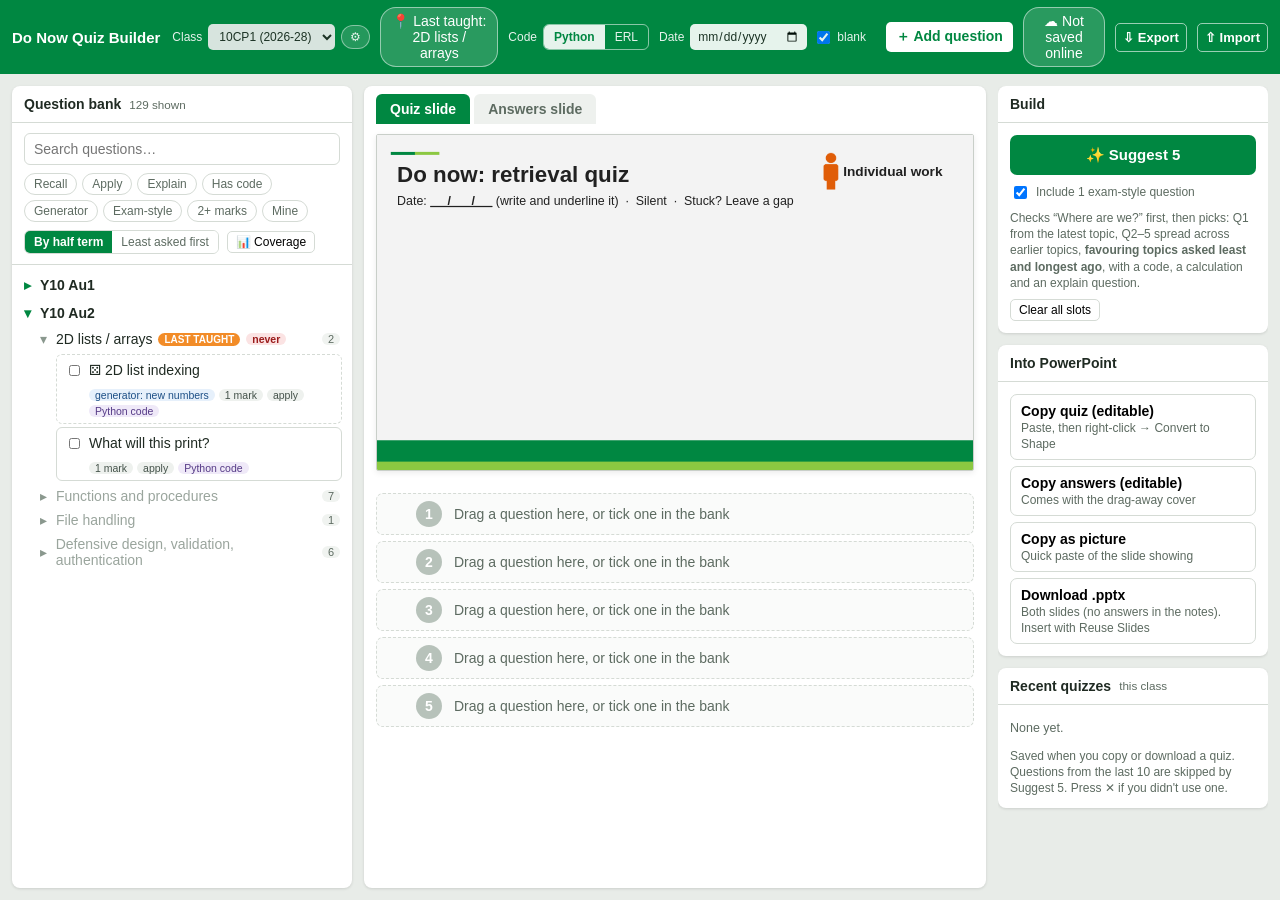
<file: index.html>
<!doctype html>
<html lang="en-GB">
<head>
<meta charset="utf-8">
<meta name="viewport" content="width=device-width, initial-scale=1">
<title>Do Now Quiz Builder</title>
<link rel="icon" href="img/individual-work.png">
<link rel="stylesheet" href="css/app.css">
</head>
<body>

<header>
  <h1>Do Now Quiz Builder</h1>
  <label>Class <select id="cls"></select> <button class="chip-btn" id="plansBtn" title="Classes and course plans" style="padding:4px 8px">⚙</button></label>
  <button class="chip-btn" id="whereBtn" title="Where is this class up to?">📍 <span id="whereTxt"></span></button>
  <label>Code <span class="seg" id="langSeg"><button data-l="python">Python</button><button data-l="erl">ERL</button></span></label>
  <label>Date <input type="date" id="date"> <span style="display:flex;align-items:center;gap:4px"><input type="checkbox" id="blank" checked> blank</span></label>
  <span class="spacer"></span>
  <button class="hbtn" id="addBtn">＋ Add question</button>
  <button class="chip-btn" id="syncBtn" title="Save to GitHub so every computer has the same history and questions">☁ <span id="syncTxt">Not saved online</span></button>
  <button class="hbtn ghost" id="exportBtn" title="Save your questions, plans, classes and history to a file">⇩ Export</button>
  <button class="hbtn ghost" id="importBtn" title="Load an export file (e.g. from your other computer)">⇧ Import</button>
  <input type="file" id="importFile" accept=".json,application/json" hidden>
</header>

<main>
  <!-- Left: question bank -->
  <section class="panel">
    <h2>Question bank <small id="bankCount"></small></h2>
    <div class="bank-tools">
      <input type="search" id="search" placeholder="Search questions…">
      <div class="filters" id="filters">
        <button class="f" data-f="recall">Recall</button>
        <button class="f" data-f="apply">Apply</button>
        <button class="f" data-f="explain">Explain</button>
        <button class="f" data-f="code">Has code</button>
        <button class="f" data-f="gen">Generator</button>
        <button class="f" data-f="exam">Exam-style</button>
        <button class="f" data-f="m2">2+ marks</button>
        <button class="f" data-f="mine">Mine</button>
      </div>
      <div style="display:flex;gap:8px;align-items:center">
        <span class="seg2" id="viewSeg"><button data-v="plan" class="on">By half term</button><button data-v="least">Least asked first</button></span>
        <button class="sbtn" id="covBtn" title="Topic coverage for this class">📊 Coverage</button>
      </div>
    </div>
    <div class="tree" id="tree"></div>
  </section>

  <!-- Centre: preview + slots -->
  <section class="panel centre">
    <div class="tabs">
      <button class="tab on" data-t="quiz">Quiz slide</button>
      <button class="tab" data-t="ans">Answers slide</button>
      <span class="fit" id="fit"></span>
    </div>
    <div class="warnbar" id="warnbar"></div>
    <div class="slide-wrap" id="slide"></div>
    <div class="cover-tip" id="coverTip" hidden>The cover is shown faded so you can check the answers. <a href="#" id="coverToggle">Show it solid</a></div>
    <div class="slots" id="slots"></div>
  </section>

  <!-- Right: actions -->
  <section class="right">
    <div class="panel">
      <h2>Build</h2>
      <div class="box">
        <button class="big" id="suggestBtn">✨ Suggest 5</button>
        <label class="hint" style="display:flex;gap:6px;align-items:center"><input type="checkbox" id="incExam"> Include 1 exam-style question</label>
        <div class="hint">Checks “Where are we?” first, then picks: Q1 from the latest topic, Q2–5 spread across earlier topics, <b>favouring topics asked least and longest ago</b>, with a code, a calculation and an explain question.</div>
        <button class="sbtn" id="clearBtn" style="justify-self:start">Clear all slots</button>
      </div>
    </div>
    <div class="panel">
      <h2>Into PowerPoint</h2>
      <div class="box out">
        <button class="obtn" data-o="svg-quiz"><b>Copy quiz (editable)</b><span>Paste, then right-click → Convert to Shape</span></button>
        <button class="obtn" data-o="svg-ans"><b>Copy answers (editable)</b><span>Comes with the drag-away cover</span></button>
        <button class="obtn" data-o="png"><b>Copy as picture</b><span>Quick paste of the slide showing</span></button>
        <button class="obtn" data-o="pptx"><b>Download .pptx</b><span>Both slides (no answers in the notes). Insert with Reuse Slides</span></button>
      </div>
    </div>
    <div class="panel">
      <h2>Recent quizzes <small>this class</small></h2>
      <div class="box"><ul class="hist" id="hist"></ul>
        <div class="hint">Saved when you copy or download a quiz. Questions from the last 10 are skipped by Suggest 5. Press ✕ if you didn't use one.</div></div>
    </div>
  </section>
</main>

<!-- Where are we? -->
<div class="scrim" id="whereModal">
  <div class="modal">
    <header><h1 style="font-size:16px">📍 Where is <span id="waClass"></span> up to?</h1></header>
    <div class="mbody">
      <p class="hint" style="margin-top:0">Click topics to tick them as taught. <b>Double-click</b> the topic you taught most recently (orange). Suggest 5 only uses ticked topics.</p>
      <div id="waBody"></div>
    </div>
    <div class="mfoot">
      <span class="note">Saved for this class on this computer.</span>
      <button class="btn sec" data-close>Cancel</button>
      <button class="btn" id="waConfirm">Confirm and suggest 5</button>
    </div>
  </div>
</div>

<!-- Add / edit question -->
<div class="scrim" id="addModal">
  <div class="modal">
    <header><h1 style="font-size:16px" id="fTitle">＋ Add your own question</h1></header>
    <div class="mbody">
      <div class="form">
        <label for="fTopic">Topic</label><select id="fTopic"></select>
        <label for="fQ">Question</label><textarea id="fQ" placeholder="Use **bold** for key words, e.g. State the **purpose** of the ALU."></textarea>
        <label for="fCode">Code <small>(optional)</small></label>
        <div><textarea class="code" id="fCode" placeholder='x = 5&#10;print("x is " + str(x * 2))'></textarea>
          <select id="fLang" style="width:auto;margin-top:6px"><option value="python">Python</option><option value="erl">OCR ERL</option><option value="sql">SQL</option></select></div>
        <label for="fAns">Answer</label><textarea id="fAns" placeholder="Answer plus a brief why, e.g. **10**: x * 2 is 10"></textarea>
        <label for="fShort">Short label</label><input id="fShort" placeholder="Reminder for the answers slide, e.g. Output of x code?">
        <label>Details</label>
        <div style="display:flex;gap:10px;flex-wrap:wrap;align-items:center">
          <select id="fMarks" style="width:auto"><option value="1">1 mark</option><option value="2">2 marks</option><option value="3">3 marks</option></select>
          <select id="fLevel" style="width:auto"><option value="recall">Recall</option><option value="apply">Apply</option><option value="explain">Explain</option></select>
          <select id="fStyle" style="width:auto"><option value="quiz">Quiz style</option><option value="exam">Exam style</option></select>
          <label style="font-weight:400;padding:0;display:flex;gap:5px;align-items:center"><input type="checkbox" id="fPlus1" style="width:auto"> +1 (stretch)</label>
        </div>
        <label for="fMisc">Watch for</label><input id="fMisc" placeholder="Optional misconception, kept in the bank (never put on the slides)">
        <div class="warnmsg" id="fWarn"></div>
        <div class="err" id="fErr"></div>
      </div>
    </div>
    <div class="mfoot">
      <span class="note">Use invented names only. Saved on this computer; Export to share.</span>
      <button class="btn sec" id="fDelete" style="display:none;color:#a33">Delete</button>
      <button class="btn sec" data-close>Cancel</button>
      <button class="btn" id="fSave">Save question</button>
    </div>
  </div>
</div>

<!-- Topic coverage -->
<div class="scrim" id="covModal">
  <div class="modal" style="width:min(900px,96vw)">
    <header><h1 style="font-size:16px">📊 Topic coverage: <span id="covClass"></span></h1></header>
    <div class="mbody" id="covBody"></div>
    <div class="mfoot">
      <span class="note">Counts every quiz you copy or download for this class. Untaught topics aren't shown.</span>
      <button class="btn" data-close>Close</button>
    </div>
  </div>
</div>

<!-- Classes & course plans -->
<div class="scrim" id="plansModal">
  <div class="modal wide">
    <header><h1 style="font-size:16px">⚙ Classes and course plans</h1></header>
    <div class="ptabs">
      <button class="ptab on" data-p="plans">Course plans</button>
      <button class="ptab" data-p="classes">Classes</button>
    </div>
    <div id="pPlans" style="display:flex;flex-direction:column;flex:1;min-height:0">
      <div class="ptools">
        <label>Plan <select id="planSel"></select></label>
        <input id="planName" title="Rename this plan" style="width:190px">
        <button class="btn sec" id="copyPlan">⧉ Copy this plan</button>
        <span class="hint" id="planUsers"></span>
        <span class="spacer"></span>
        <span class="legend"><span><i style="background:var(--green)"></i>Paper 2 (algorithms, programming)</span><span><i style="background:#1d4f86"></i>Paper 1 (computer systems)</span></span>
      </div>
      <div class="hint" style="padding:0 16px 6px">Drag topics between half terms or up and down within one. Click a half-term name to rename it. Topics in <b>Not placed yet</b> are left out of the bank tree until you place them.</div>
      <div class="board" id="board"></div>
    </div>
    <div id="pClasses" style="display:none;flex:1;overflow:auto">
      <table class="ctable">
        <thead><tr><th>Class</th><th>Course plan</th><th>Last taught</th><th>Quizzes so far</th><th></th></tr></thead>
        <tbody id="ctBody"></tbody>
      </table>
      <div style="padding:0 16px"><button class="btn sec" id="addClass">＋ Add a class</button>
        <p class="hint">Use the class code and years only (e.g. 10CP2 (2027-29)). No pupil details are stored anywhere.</p></div>
    </div>
    <div class="mfoot">
      <span class="note">Saved on this computer. Use ⇩ Export to move it to another computer or the shared bank.</span>
      <button class="btn sec" data-close>Cancel</button>
      <button class="btn" id="savePlans">Save</button>
    </div>
  </div>
</div>

<!-- Save to GitHub -->
<div class="scrim" id="syncModal">
  <div class="modal" style="width:min(640px,96vw)">
    <header><h1 style="font-size:16px">☁ Save to GitHub</h1></header>
    <div class="mbody">
      <p class="hint" style="margin-top:0">Your history, own questions, plans, classes and “Where are we?” are saved to <b>data.json</b> in a <b>private</b> repo,
        so every computer you connect shows the same thing. The page itself stays public; you don't sign in to GitHub to use it.</p>
      <div id="syncOn" hidden>
        <p>Connected to <b id="syncRepo"></b>. <span id="syncState"></span></p>
        <p class="hint">Changes save automatically a moment after you make them, and load when you open the app or come back to its tab.</p>
      </div>
      <div id="syncOff">
        <ol class="hint" style="padding-left:18px;line-height:1.6">
          <li>On GitHub, make a <a href="https://github.com/settings/personal-access-tokens/new" target="_blank" rel="noopener">fine-grained token</a>:
            <b>Only select repositories</b> → your data repo; <b>Repository permissions → Contents: Read and write</b>; set an expiry date.</li>
          <li>Copy the token, paste it below and press Connect. Keep it in your password manager to use on other computers.</li>
        </ol>
        <div class="form">
          <label for="syncRepoIn">Data repo</label><input id="syncRepoIn" value="Notsofastmatey/do-now-data" spellcheck="false">
          <label for="syncToken">Token</label><input id="syncToken" type="password" autocomplete="off" spellcheck="false" placeholder="github_pat_…">
          <div class="err" id="syncErr"></div>
        </div>
        <p class="hint">The token is kept only in this browser on this computer. It is never put in exports or in the repo. On a shared computer, press Disconnect when you've finished.</p>
      </div>
    </div>
    <div class="mfoot">
      <span class="note">Export / Import still work as a backup.</span>
      <button class="btn sec" id="syncDisconnect" style="color:#a33" hidden>Disconnect this computer</button>
      <button class="btn sec" id="syncNow" hidden>Sync now</button>
      <button class="btn sec" data-close>Close</button>
      <button class="btn" id="syncConnect">Connect</button>
    </div>
  </div>
</div>

<div class="toast" id="toast"></div>

<script src="vendor/pptxgen.bundle.js"></script>
<script src="js/icon.js"></script>
<script src="js/generators.js"></script>
<script src="js/slides.js"></script>
<script src="js/data.js"></script>
<script src="js/suggest.js"></script>
<script src="js/app.js"></script>
</body>
</html>
</file>
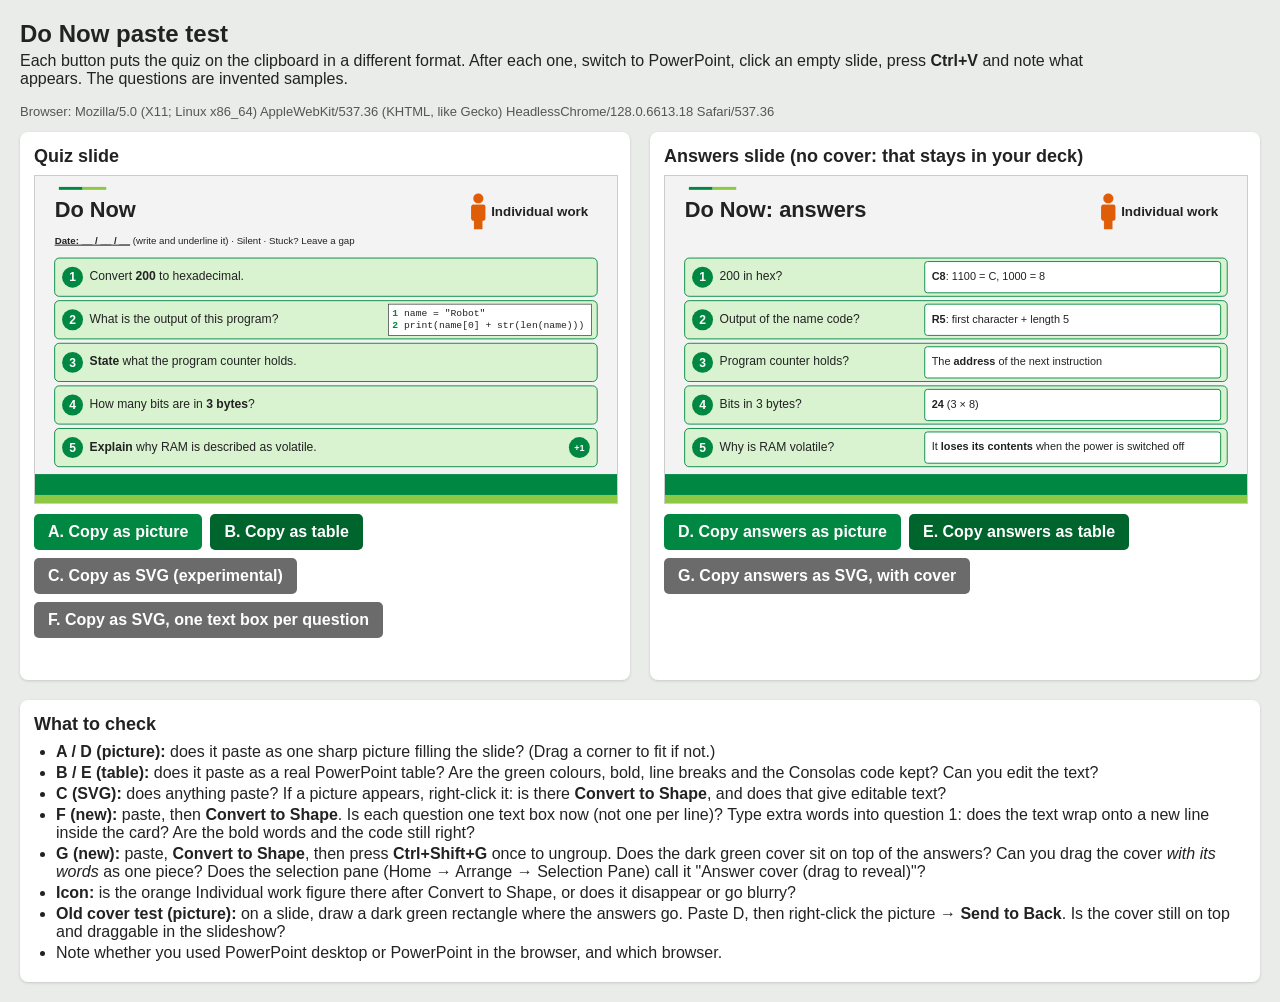
<file: paste-test/index.html>
<!doctype html>
<html lang="en-GB">
<head>
<meta charset="utf-8">
<meta name="viewport" content="width=device-width, initial-scale=1">
<title>Do Now paste test</title>
<style>
  body { font-family: Aptos, "Segoe UI", sans-serif; background: #e9ece9; color: #222; margin: 0; padding: 20px; }
  h1 { margin: 0 0 4px; font-size: 24px; }
  .intro { max-width: 70em; margin: 0 0 16px; }
  .wrap { display: grid; grid-template-columns: repeat(auto-fit, minmax(min(520px, 100%), 1fr)); gap: 20px; }
  .card { background: #fff; border-radius: 8px; padding: 14px; box-shadow: 0 1px 3px rgba(0,0,0,.15); }
  .card h2 { margin: 0 0 8px; font-size: 18px; }
  .slide svg { width: 100%; height: auto; display: block; border: 1px solid #ccc; }
  .btns { display: flex; flex-wrap: wrap; gap: 8px; margin-top: 10px; }
  button { font: inherit; font-weight: 600; padding: 9px 14px; border: 0; border-radius: 5px; color: #fff; background: #008741; cursor: pointer; }
  button.alt { background: #00642D; }
  button.exp { background: #6b6b6b; }
  .msg { min-height: 1.4em; margin-top: 8px; font-size: 14px; }
  .ok { color: #00642D; } .no { color: #B00020; }
  ol, ul { margin: 6px 0; padding-left: 22px; } li { margin: 3px 0; }
  #env { font-size: 13px; color: #555; }
</style>
</head>
<body>
<h1>Do Now paste test</h1>
<p class="intro">Each button puts the quiz on the clipboard in a different format. After each one, switch to PowerPoint, click an empty slide, press <b>Ctrl+V</b> and note what appears.
  The questions are invented samples.</p>
<p id="env"></p>

<div class="wrap">
  <div class="card">
    <h2>Quiz slide</h2>
    <div class="slide" id="quizPreview"></div>
    <div class="btns">
      <button data-copy="quiz-png">A. Copy as picture</button>
      <button data-copy="quiz-table" class="alt">B. Copy as table</button>
      <button data-copy="quiz-svg" class="exp">C. Copy as SVG (experimental)</button>
      <button data-copy="quiz-svg1" class="exp">F. Copy as SVG, one text box per question</button>
    </div>
    <div class="msg" id="msg-quiz"></div>
  </div>
  <div class="card">
    <h2>Answers slide (no cover: that stays in your deck)</h2>
    <div class="slide" id="ansPreview"></div>
    <div class="btns">
      <button data-copy="ans-png">D. Copy answers as picture</button>
      <button data-copy="ans-table" class="alt">E. Copy answers as table</button>
      <button data-copy="ans-svgc" class="exp">G. Copy answers as SVG, with cover</button>
    </div>
    <div class="msg" id="msg-ans"></div>
  </div>
</div>

<div class="card" style="margin-top:20px">
  <h2>What to check</h2>
  <ul>
    <li><b>A / D (picture):</b> does it paste as one sharp picture filling the slide? (Drag a corner to fit if not.)</li>
    <li><b>B / E (table):</b> does it paste as a real PowerPoint table? Are the green colours, bold, line breaks and the Consolas code kept? Can you edit the text?</li>
    <li><b>C (SVG):</b> does anything paste? If a picture appears, right-click it: is there <b>Convert to Shape</b>, and does that give editable text?</li>
    <li><b>F (new):</b> paste, then <b>Convert to Shape</b>. Is each question one text box now (not one per line)? Type extra words into question 1: does the text wrap onto a new line inside the card? Are the bold words and the code still right?</li>
    <li><b>G (new):</b> paste, <b>Convert to Shape</b>, then press <b>Ctrl+Shift+G</b> once to ungroup. Does the dark green cover sit on top of the answers? Can you drag the cover <i>with its words</i> as one piece? Does the selection pane (Home → Arrange → Selection Pane) call it "Answer cover (drag to reveal)"?</li>
    <li><b>Icon:</b> is the orange Individual work figure there after Convert to Shape, or does it disappear or go blurry?</li>
    <li><b>Old cover test (picture):</b> on a slide, draw a dark green rectangle where the answers go. Paste D, then right-click the picture → <b>Send to Back</b>. Is the cover still on top and draggable in the slideshow?</li>
    <li>Note whether you used PowerPoint desktop or PowerPoint in the browser, and which browser.</li>
  </ul>
</div>

<script>
// ---- Invented sample questions (answers checked by running the code) ----
const QUESTIONS = [
  { q: "Convert **200** to hexadecimal.", short: "200 in hex?", ans: "**C8**: 1100 = C, 1000 = 8" },
  { q: "What is the output of this program?", code: ['name = "Robot"', 'print(name[0] + str(len(name)))'],
    short: "Output of the name code?", ans: "**R5**: first character + length 5" },
  { q: "**State** what the program counter holds.", short: "Program counter holds?", ans: "The **address** of the next instruction" },
  { q: "How many bits are in **3 bytes**?", short: "Bits in 3 bytes?", ans: "**24** (3 × 8)" },
  { q: "**Explain** why RAM is described as volatile.", short: "Why is RAM volatile?",
    ans: "It **loses its contents** when the power is switched off", plus1: true },
];

// Orange "Individual work" figure (92 x 231 PNG from broadland.py)
const ICON_B64 = "iVBORw0KGgoAAAANSUhEUgAAAFwAAADnCAYAAACT4jHuAAAH6ElEQVR42u3dfWgTdxgH8OdeEps2PTsj8aWuJq34UibNjKIDrQ6cONrSYdE5lE3HRKesINGC6PqHrgiudaIMFMeq84+pW6Wi4hgbvk1mp3XthCpCTdTVDalbzYttmktuf0idL6lNm7vLXe77/dNSJR9/PL/nfnf3hAkEAqSHSFHREeu61xjvZ6zVtoUZlnVSD5+D0SJ4LNBZK97+3SPebiGx/RJFbpxP6PdMk4uJGz2JeKeb+PwZrZwtzwXwlyCHmxs94YuHKNrRJs+HE+yUMWcFmV0lxOcWMgAnokh7kxQ6XCUbcn/hcgvJsqCSzNPKnQzH+wwHrhZ0vFWfVbE1ZfCqg8cCnbXB+tWeROuykis+e80h1eu8quDhyw1SsH6NpjaxzCXbKWPOCtVWuyrgUjhUGtj3/olUr+qXrXahsqGOzR65QffgsUBnbVfNXI/kv6/t/liw0/CNpxUvMYqCix1tkn/PYtI69tMRPCfJVDBTsRaSVeovjj640/KwZq6usImI/HWlFGlvknQFHgt01j78/O0i0mn8daUkdrRJugCXwqFSPdTsAdH3LKZYoLNW8zXcv7tC0mo3MpSN9JWaVllbRlbuPjtdsImIJP99etRQ7dVkSXl8BbmG0i09Z/fLWs9lAw/Wr/ZQmsa/ZzFJUdGhGfBIe1NalZJ4paX36nGvZsBDh6so3RNqqJZllbNyrG61j1j1vMqTBu8+tYOMklBDdWpLSizQWZvOtTveKk+2Y0kKPNzc6CGDpbflVOpWePjiIaN5U8+FA0ltnmwy5cQIm2W8shL9+6ZXdfDo/XbDlZMnn/3edfVLinj3mlG9qffaj+qDR/[base64]/LqthqjNUtwxmSLGcp6b7KGcEuy+qWDZzheJ/[base64]/drrs+2LttZptajH6pPddNKiWEEO1mX75L1okazcwulqOjovXrcG2qoTgm8paSKLPPXlqXigaaUTuZUGz6V0JqaPStFRYfoa/b2Nh8nuWt8xrxVZHaXE+9wp3QEqmanK/fhi3evkXjrMvVeOTboTZDPn0H8q1M1g6z5cdbx3rjoewkg1vVXUeyfPx/3tCPGEZszppWIiDFn/qTGoEdDgBOenkUADnAE4AA3Xnga5ABf8dbloljoXxJvXTbuKrXaiHe6ibEIxI9/fVBzxwdsC6VwqLTn129PdP/wBel9niwpOPA9s3wLmaa8OeCFVr/gUlR09Fw44H10dBNEZTyBjAuulS/GIB0/[base64]/39bmLUU3/qtdDLeeK/sCTjvcDvRHioX8/RFxAzLOvkEnOF43/CNp1HLFard1g++dL5wpcnZ8lzWlXshJHNyNp+rYzjeF/fSftiMCsY8fRGUZIrgOUls9sgNLz1Lyf5wH2MpqYJWkmVk+OZzZCqYybzws0AgEPeXIu1Nkr+uFHqDjGlyMWWv/qasb5NMGJyIKBborO05X+/pPoW2caBwuYWUtXRH3FWdMHhfpKjoiFw/4w3/9j31XjkG3afaPW7UBBo2691WzpbnSqjcJAIe7z8g1nWv8fk/7/rUXZSWnca25mda5kRx44Uf0qbA8b5+/lEpLctFEsCEOz6EW2wARwAOcATgAEcADnCAIwAHOAJwgCMABzjAEYADHAE4wBGAAxzgCMABjgAc4AjAAQ5wBOAARwAOcATgAAc4AnCAIwAHOAJwgAMcATjAEYADHAE4wAEOAhpwPJ5mwdNxjKrZJe+wzP8AFHAB6lvfy/UAAAAASUVORK5CYII=";

// ---- Layout (inches, from the Broadland spec), drawn at 96 px per inch ----
const PPI = 96, W = 13.333 * PPI, H = 7.5 * PPI;
const px = inch => +(inch * PPI).toFixed(2);
const pt = p => p * 96 / 72;
const FONT = "Aptos, 'Segoe UI', Calibri, sans-serif";
const MONO = "Consolas, 'Courier New', monospace";
const GREEN = "#008741", LIME = "#8CC841", DARK = "#00642D", CARD = "#D9F3D0";

const measureCtx = document.createElement("canvas").getContext("2d");
const esc = s => s.replace(/&/g, "&amp;").replace(/</g, "&lt;").replace(/>/g, "&gt;").replace(/"/g, "&quot;");

// "**bold** text" -> [{t, b}] word tokens
function tokens(s) {
  const out = [];
  s.split(/(\*\*[^*]+\*\*)/).forEach(part => {
    const b = part.startsWith("**");
    const text = b ? part.slice(2, -2) : part;
    text.split(/(\s+)/).forEach(w => { if (w) out.push({ t: w, b }); });
  });
  return out;
}
function wrap(s, sizePx, maxW) {
  const lines = [[]]; let width = 0;
  for (const tk of tokens(s)) {
    measureCtx.font = (tk.b ? "bold " : "") + sizePx + "px " + FONT;
    const w = measureCtx.measureText(tk.t).width;
    if (/^\s+$/.test(tk.t)) { if (lines.at(-1).length) { lines.at(-1).push(tk); width += w; } continue; }
    if (width + w > maxW && lines.at(-1).length) { lines.push([]); width = 0; }
    lines.at(-1).push(tk); width += w;
  }
  return lines;
}
// single = true: one <text> element per block, lines as <tspan x dy> (to test one PowerPoint text box)
function textBlock(s, x, yMid, sizePt, maxW, fill = "#222", single = false, extra = "") {
  const size = pt(sizePt), lh = size * 1.2;
  const lines = wrap(s, size, maxW);
  let y = yMid - (lines.length * lh) / 2 + size * 0.85;
  if (single) {
    const body = lines.map((line, n) =>
      `<tspan x="${x}" ${n ? `dy="${lh.toFixed(1)}"` : ""}>` +
      line.map(tk => `<tspan font-weight="${tk.b ? "bold" : "normal"}">${esc(tk.t)}</tspan>`).join("") + "</tspan>").join("");
    return `<text x="${x}" y="${y.toFixed(1)}" font-family="${FONT}" font-size="${size.toFixed(1)}" fill="${fill}" xml:space="preserve" ${extra}>${body}</text>`;
  }
  return lines.map(line => {
    const spans = line.map(tk => `<tspan font-weight="${tk.b ? "bold" : "normal"}">${esc(tk.t)}</tspan>`).join("");
    const el = `<text x="${x}" y="${y.toFixed(1)}" font-family="${FONT}" font-size="${size.toFixed(1)}" fill="${fill}" xml:space="preserve">${spans}</text>`;
    y += lh; return el;
  }).join("");
}
function frame(title) {
  return `<rect width="${W}" height="${H}" fill="#F3F3F3"/>
  <rect x="${px(0.547)}" y="${px(0.25)}" width="${px(0.544)}" height="${px(0.067)}" fill="${GREEN}"/>
  <rect x="${px(1.088)}" y="${px(0.25)}" width="${px(0.544)}" height="${px(0.067)}" fill="${LIME}"/>
  <text x="${px(0.45)}" y="${px(0.45) + pt(36)}" font-family="${FONT}" font-size="${pt(36)}" font-weight="bold" fill="#222">${esc(title)}</text>
  <image x="${px(9.99)}" y="${px(0.40)}" width="${px(0.33)}" height="${px(0.82)}" preserveAspectRatio="none" href="data:image/png;base64,${ICON_B64}"/>
  <text x="${px(10.45)}" y="${px(0.81) + pt(8)}" font-family="${FONT}" font-size="${pt(22)}" font-weight="bold" fill="#222">Individual work</text>
  <rect x="0" y="${px(6.829)}" width="${W}" height="${px(0.525)}" fill="${GREEN}"/>
  <rect x="0" y="${px(7.307)}" width="${W}" height="${px(0.262)}" fill="${LIME}"/>`;
}
const ROW0 = 1.88, PITCH = (6.76 - 1.88) / 5, CARD_H = PITCH - 0.1;

function rowBase(i) {
  const y = ROW0 + i * PITCH, mid = px(y + CARD_H / 2);
  return { y, mid, svg: `<rect x="${px(0.45)}" y="${px(y)}" width="${px(12.43)}" height="${px(CARD_H)}" rx="10" fill="${CARD}" stroke="${GREEN}" stroke-width="2"/>
    <circle cx="${px(0.86)}" cy="${mid}" r="${px(0.24)}" fill="${GREEN}"/>
    <text x="${px(0.86)}" y="${mid + pt(7)}" text-anchor="middle" font-family="${FONT}" font-size="${pt(20)}" font-weight="bold" fill="#fff">${i + 1}</text>` };
}
function plus1(cx, mid) {
  return `<circle cx="${cx}" cy="${mid}" r="${px(0.24)}" fill="${GREEN}"/>
    <text x="${cx}" y="${mid + pt(5.5)}" text-anchor="middle" font-family="${FONT}" font-size="${pt(15)}" font-weight="bold" fill="#fff">+1</text>`;
}
function quizSVG(single = false) {
  let body = "";
  QUESTIONS.forEach((q, i) => {
    const r = rowBase(i); body += r.svg;
    const codeX = 8.1, textRight = q.code ? codeX - (q.plus1 ? 0.75 : 0.2) : (q.plus1 ? 12.1 : 12.7);
    body += textBlock(q.q, px(1.25), r.mid, 20, px(textRight - 1.25), "#222", single);
    if (q.plus1) body += plus1(px(textRight + 0.37), r.mid);
    if (q.code) {
      const bx = px(codeX), by = px(r.y + 0.08), bh = px(CARD_H - 0.16), size = pt(16);
      body += `<rect x="${bx}" y="${by}" width="${px(4.65)}" height="${bh}" fill="#fff" stroke="#333" stroke-width="1.5"/>`;
      const lh = size * 1.25, y0 = r.mid - (q.code.length * lh) / 2 + size * 0.85;
      if (single) {  // line numbers in one box, code in another
        const col = (xx, attrs, lines) => `<text x="${xx}" y="${y0.toFixed(1)}" font-family="${MONO}" font-size="${size}" ${attrs} xml:space="preserve">` +
          lines.map((t, n) => `<tspan x="${xx}" ${n ? `dy="${lh.toFixed(1)}"` : ""}>${esc(t)}</tspan>`).join("") + "</text>";
        body += col(bx + 8, `font-weight="bold" fill="${GREEN}"`, q.code.map((_, n) => String(n + 1)));
        body += col(bx + 34, `fill="#222"`, q.code);
      } else {
        let y = y0;
        q.code.forEach((line, n) => {
          body += `<text x="${bx + 8}" y="${y.toFixed(1)}" font-family="${MONO}" font-size="${size}" font-weight="bold" fill="${GREEN}">${n + 1}</text>`;
          body += `<text x="${bx + 34}" y="${y.toFixed(1)}" font-family="${MONO}" font-size="${size}" fill="#222" xml:space="preserve">${esc(line)}</text>`;
          y += lh;
        });
      }
    }
  });
  return svgWrap(frame("Do Now") +
    `<text x="${px(0.45)}" y="${px(1.55)}" font-family="${FONT}" font-size="${pt(16)}" fill="#222"><tspan font-weight="bold" text-decoration="underline">Date: __ / __ / __</tspan> (write and underline it) · Silent · Stuck? Leave a gap</text>` + body);
}
function answersSVG(single = false, cover = false) {
  let body = "";
  QUESTIONS.forEach((q, i) => {
    const r = rowBase(i); body += r.svg;
    body += textBlock(q.short, px(1.25), r.mid, 20, px(4.45), "#222", single);
    body += `<rect x="${px(5.95)}" y="${px(r.y + 0.08)}" width="${px(6.78)}" height="${px(CARD_H - 0.16)}" rx="6" fill="#fff" stroke="${GREEN}" stroke-width="2"/>`;
    body += textBlock(q.ans, px(6.11), r.mid, 18, px(6.45), "#222", single);
  });
  if (cover) {  // drawn last so it sits on top; grouped so rectangle and words should move together
    const top = ROW0, h = 5 * PITCH - 0.1, x = 5.85, w = 12.88 - 5.85;
    body += `<g id="Answer cover (drag to reveal)">
      <rect x="${px(x)}" y="${px(top)}" width="${px(w)}" height="${px(h)}" rx="8" fill="${DARK}"/>
      <text x="${px(x + w / 2)}" y="${px(top + h / 2) + pt(8)}" text-anchor="middle" font-family="${FONT}" font-size="${pt(24)}" font-weight="bold" fill="#fff">Answers hidden. Drag this box away.</text>
    </g>`;
  }
  return svgWrap(frame("Do Now: answers") + body);
}
function svgWrap(inner) {
  return `<svg xmlns="http://www.w3.org/2000/svg" width="${W.toFixed(0)}" height="${H}" viewBox="0 0 ${W} ${H}">${inner}</svg>`;
}

// ---- Table versions (HTML with inline styles, which PowerPoint reads on paste) ----
const md = s => esc(s).replace(/\*\*([^*]+)\*\*/g, "<b>$1</b>");
const cell = "border:1pt solid #008741;padding:4pt 6pt;vertical-align:middle;";
function quizTable() {
  const rows = QUESTIONS.map((q, i) => `<tr>
    <td style="${cell}background:#008741;color:#ffffff;font-weight:bold;text-align:center;width:40pt">${i + 1}</td>
    <td style="${cell}background:#D9F3D0;font-family:Aptos,Calibri,sans-serif;font-size:20pt">${md(q.q)}${q.plus1 ? ' <b style="color:#008741">(+1)</b>' : ""}</td>
    <td style="${cell}background:#ffffff;font-family:Consolas,monospace;font-size:16pt">${q.code ? q.code.map((l, n) => `<b style="color:#008741">${n + 1}</b>&nbsp;${esc(l).replace(/ /g, "&nbsp;")}`).join("<br>") : ""}</td></tr>`).join("");
  return `<table style="border-collapse:collapse;font-family:Aptos,Calibri,sans-serif;font-size:20pt">${rows}</table>`;
}
function answersTable() {
  const rows = QUESTIONS.map((q, i) => `<tr>
    <td style="${cell}background:#008741;color:#ffffff;font-weight:bold;text-align:center;width:40pt">${i + 1}</td>
    <td style="${cell}background:#D9F3D0;font-size:20pt">${md(q.short)}</td>
    <td style="${cell}background:#ffffff;font-size:18pt">${md(q.ans)}</td></tr>`).join("");
  return `<table style="border-collapse:collapse;font-family:Aptos,Calibri,sans-serif">${rows}</table>`;
}
const plain = list => list.map((q, i) => `${i + 1}. ${(q.q ?? q).replace(/\*\*/g, "")}${q.code ? "\n   " + q.code.join("\n   ") : ""}`).join("\n");

// ---- Clipboard ----
function svgToPng(svg, scale = 2) {
  return new Promise((resolve, reject) => {
    const img = new Image();
    img.onload = () => {
      const c = document.createElement("canvas");
      c.width = Math.round(W * scale); c.height = Math.round(H * scale);
      const ctx = c.getContext("2d"); ctx.scale(scale, scale); ctx.drawImage(img, 0, 0);
      c.toBlob(b => b ? resolve(b) : reject(new Error("PNG conversion failed")), "image/png");
    };
    img.onerror = () => reject(new Error("Could not draw the SVG"));
    img.src = "data:image/svg+xml;charset=utf-8," + encodeURIComponent(svg);
  });
}
const ACTIONS = {
  "quiz-png":  () => ({ "image/png": svgToPng(quizSVG()) }),
  "ans-png":   () => ({ "image/png": svgToPng(answersSVG()) }),
  "quiz-svg":  () => ({ "image/svg+xml": new Blob([quizSVG()], { type: "image/svg+xml" }) }),
  "quiz-svg1": () => ({ "image/svg+xml": new Blob([quizSVG(true)], { type: "image/svg+xml" }) }),
  "ans-svgc":  () => ({ "image/svg+xml": new Blob([answersSVG(true, true)], { type: "image/svg+xml" }) }),
  "quiz-table":() => ({ "text/html": new Blob([quizTable()], { type: "text/html" }),
                        "text/plain": new Blob([plain(QUESTIONS)], { type: "text/plain" }) }),
  "ans-table": () => ({ "text/html": new Blob([answersTable()], { type: "text/html" }),
                        "text/plain": new Blob([QUESTIONS.map((q, i) => `${i + 1}. ${q.short} ${q.ans.replace(/\*\*/g, "")}`).join("\n")], { type: "text/plain" }) }),
};
document.querySelectorAll("button[data-copy]").forEach(btn => {
  btn.onclick = async () => {
    const key = btn.dataset.copy, out = document.getElementById(key.startsWith("ans") ? "msg-ans" : "msg-quiz");
    out.className = "msg"; out.textContent = "Copying…";
    try {
      if (!navigator.clipboard || !window.ClipboardItem) throw new Error("this browser has no clipboard API");
      const data = ACTIONS[key]();
      for (const type of Object.keys(data))
        if (ClipboardItem.supports && !ClipboardItem.supports(type)) throw new Error("this browser can't copy " + type);
      await navigator.clipboard.write([new ClipboardItem(data)]);
      out.className = "msg ok"; out.textContent = "✔ Copied (" + btn.textContent.replace(/^\w\. /, "") + "). Now press Ctrl+V on a PowerPoint slide.";
    } catch (e) {
      out.className = "msg no"; out.textContent = "✘ Copy failed: " + e.message;
    }
  };
});

document.getElementById("quizPreview").innerHTML = quizSVG();
document.getElementById("ansPreview").innerHTML = answersSVG();
document.getElementById("env").textContent = "Browser: " + navigator.userAgent;
</script>
</body>
</html>
</file>
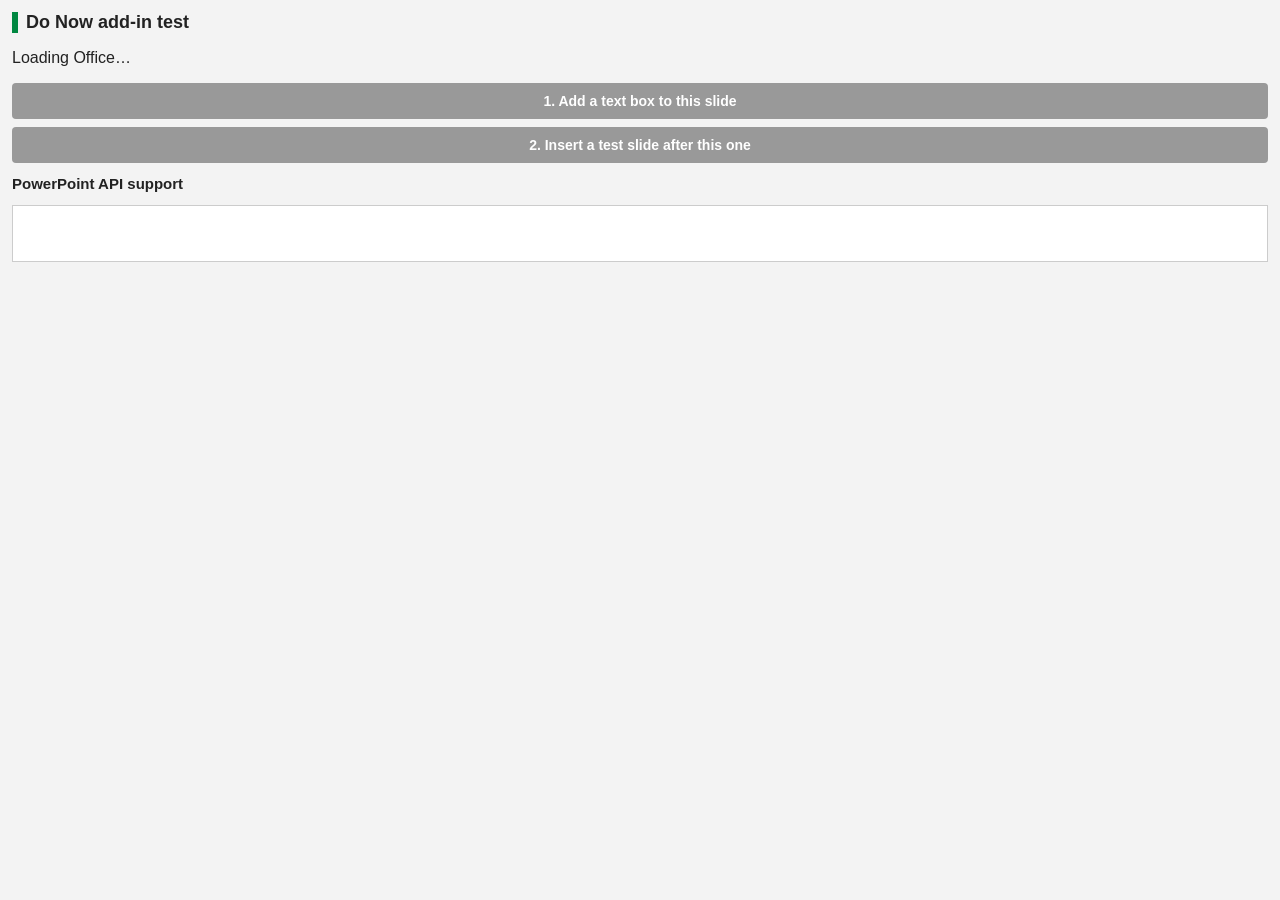
<file: addin-test/taskpane.html>
<!doctype html>
<html lang="en-GB">
<head>
<meta charset="utf-8">
<meta name="viewport" content="width=device-width, initial-scale=1">
<title>Do Now add-in test</title>
<!-- Office.js must come from Microsoft's CDN; add-ins can't bundle it. -->
<script src="https://appsforoffice.microsoft.com/lib/1/hosted/office.js"></script>
<script src="test-slide.js"></script>
<style>
  body { font-family: "Segoe UI", Aptos, sans-serif; margin: 12px; color: #222; background: #F3F3F3; }
  h1 { font-size: 18px; border-left: 6px solid #008741; padding-left: 8px; }
  button { display: block; width: 100%; margin: 8px 0; padding: 10px; font-size: 14px; font-weight: 600;
           color: #fff; background: #008741; border: 0; border-radius: 4px; cursor: pointer; }
  button:disabled { background: #999; cursor: default; }
  ul { padding-left: 18px; font-size: 13px; }
  #log { font-size: 13px; white-space: pre-wrap; background: #fff; border: 1px solid #ccc; padding: 8px; min-height: 3em; }
  .ok { color: #00642D; } .no { color: #B00020; }
</style>
</head>
<body>
<h1>Do Now add-in test</h1>
<p id="status">Loading Office…</p>
<button id="textbox" disabled>1. Add a text box to this slide</button>
<button id="slide" disabled>2. Insert a test slide after this one</button>
<h2 style="font-size:15px">PowerPoint API support</h2>
<ul id="apis"></ul>
<div id="log"></div>
<script>
const log = (msg, cls) => {
  const line = document.createElement('div');
  line.textContent = msg; if (cls) line.className = cls;
  document.getElementById('log').appendChild(line);
};

Office.onReady(info => {
  if (info.host !== Office.HostType.PowerPoint) {
    document.getElementById('status').textContent =
      'Office.js loaded, but this is not PowerPoint (host: ' + info.host + '). Open this from PowerPoint.';
    return;
  }
  document.getElementById('status').textContent = 'Running in PowerPoint (' + info.platform + ').';

  const apis = document.getElementById('apis');
  ['1.1','1.2','1.3','1.4','1.5','1.6','1.7','1.8'].forEach(v => {
    const ok = Office.context.requirements.isSetSupported('PowerPointApi', v);
    const li = document.createElement('li');
    li.textContent = 'PowerPointApi ' + v + ': ' + (ok ? 'yes' : 'no');
    li.className = ok ? 'ok' : 'no';
    apis.appendChild(li);
  });

  const tb = document.getElementById('textbox');
  const sl = document.getElementById('slide');
  tb.disabled = !Office.context.requirements.isSetSupported('PowerPointApi', '1.4');
  sl.disabled = !Office.context.requirements.isSetSupported('PowerPointApi', '1.2');
  if (tb.disabled) log('Text box test needs PowerPointApi 1.4.', 'no');
  if (sl.disabled) log('Slide insert needs PowerPointApi 1.2: the app would have to use Download .pptx.', 'no');

  tb.onclick = async () => {
    try {
      await PowerPoint.run(async ctx => {
        const slides = ctx.presentation.getSelectedSlides();
        slides.load('items');
        await ctx.sync();
        const slide = slides.items[0] || ctx.presentation.slides.getItemAt(0);
        const box = slide.shapes.addTextBox('Hello from the Do Now add-in!',
          { left: 60, top: 60, width: 420, height: 60 });
        box.name = 'Add-in test text box';
        await ctx.sync();
      });
      log('Text box added. ✔', 'ok');
    } catch (e) { log('Text box failed: ' + e.message, 'no'); }
  };

  sl.onclick = async () => {
    try {
      await PowerPoint.run(async ctx => {
        const opts = { formatting: PowerPoint.InsertSlideFormatting.keepSourceFormatting };
        if (Office.context.requirements.isSetSupported('PowerPointApi', '1.5')) {
          const sel = ctx.presentation.getSelectedSlides();
          sel.load('items/id');
          await ctx.sync();
          if (sel.items.length) opts.targetSlideId = sel.items[sel.items.length - 1].id;
        }
        ctx.presentation.insertSlidesFromBase64(window.TEST_SLIDE_B64, opts);
        await ctx.sync();
      });
      log('Test slide inserted. ✔ The app can insert quizzes straight into a deck.', 'ok');
    } catch (e) { log('Slide insert failed: ' + e.message, 'no'); }
  };
});
</script>
</body>
</html>
</file>
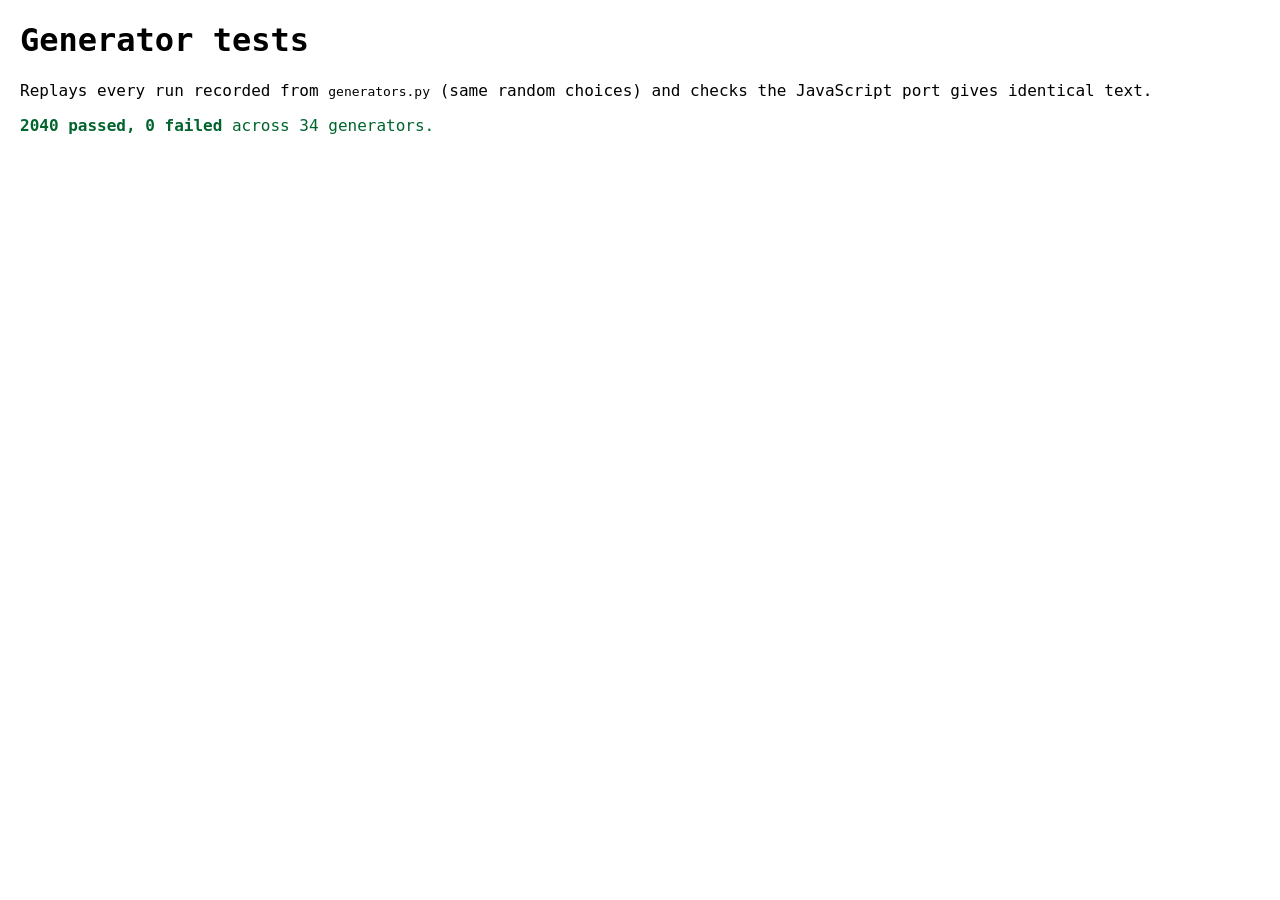
<file: tests/generators.html>
<!doctype html>
<html lang="en-GB">
<head><meta charset="utf-8"><title>Generator tests</title>
<style>body{font-family:Consolas,monospace;margin:20px} .ok{color:#00642D} .no{color:#B00020} pre{white-space:pre-wrap}</style></head>
<body>
<h1>Generator tests</h1>
<p>Replays every run recorded from <code>generators.py</code> (same random choices) and checks the JavaScript port gives identical text.</p>
<div id="out">Running…</div>
<script src="../js/generators.js"></script>
<script>
(async () => {
  const { GENERATORS, ReplayRNG } = window.DoNowGen;
  const vec = await (await fetch("vectors.json")).json();
  const fields = ["q", "ans", "short", "code", "lang", "misc", "marks"];
  let pass = 0, fail = 0; const errors = [], missing = [];
  for (const [gid, v] of Object.entries(vec)) {
    const f = GENERATORS[gid];
    if (!f) { missing.push(gid); continue; }
    v.runs.forEach((run, n) => {
      try {
        const rng = new ReplayRNG(run.log), got = f(rng);
        if (rng.log.length) throw new Error(`${rng.log.length} RNG values left over`);
        const bad = fields.filter(k => JSON.stringify(got[k]) !== JSON.stringify(run.out[k]));
        if (bad.length) { fail++; errors.push(`${gid} #${n}: ${bad.map(k => `\n  ${k}: expected ${JSON.stringify(run.out[k])}\n  ${" ".repeat(k.length)}  got      ${JSON.stringify(got[k])}`).join("")}`); }
        else pass++;
      } catch (e) { fail++; errors.push(`${gid} #${n}: ${e.message}`); }
    });
  }
  const extra = Object.keys(GENERATORS).filter(k => !vec[k]);
  window.TEST_RESULT = { pass, fail, missing, extra, errors: errors.slice(0, 30) };
  document.getElementById("out").innerHTML =
    `<p class="${fail || missing.length ? "no" : "ok"}"><b>${pass} passed, ${fail} failed</b> across ${Object.keys(vec).length} generators.</p>` +
    (missing.length ? `<p class="no">Not ported: ${missing.join(", ")}</p>` : "") +
    (extra.length ? `<p class="no">Extra (not in reference): ${extra.join(", ")}</p>` : "") +
    `<pre>${errors.slice(0, 30).join("\n\n").replace(/</g, "&lt;")}</pre>`;
})();
</script>
</body>
</html>
</file>
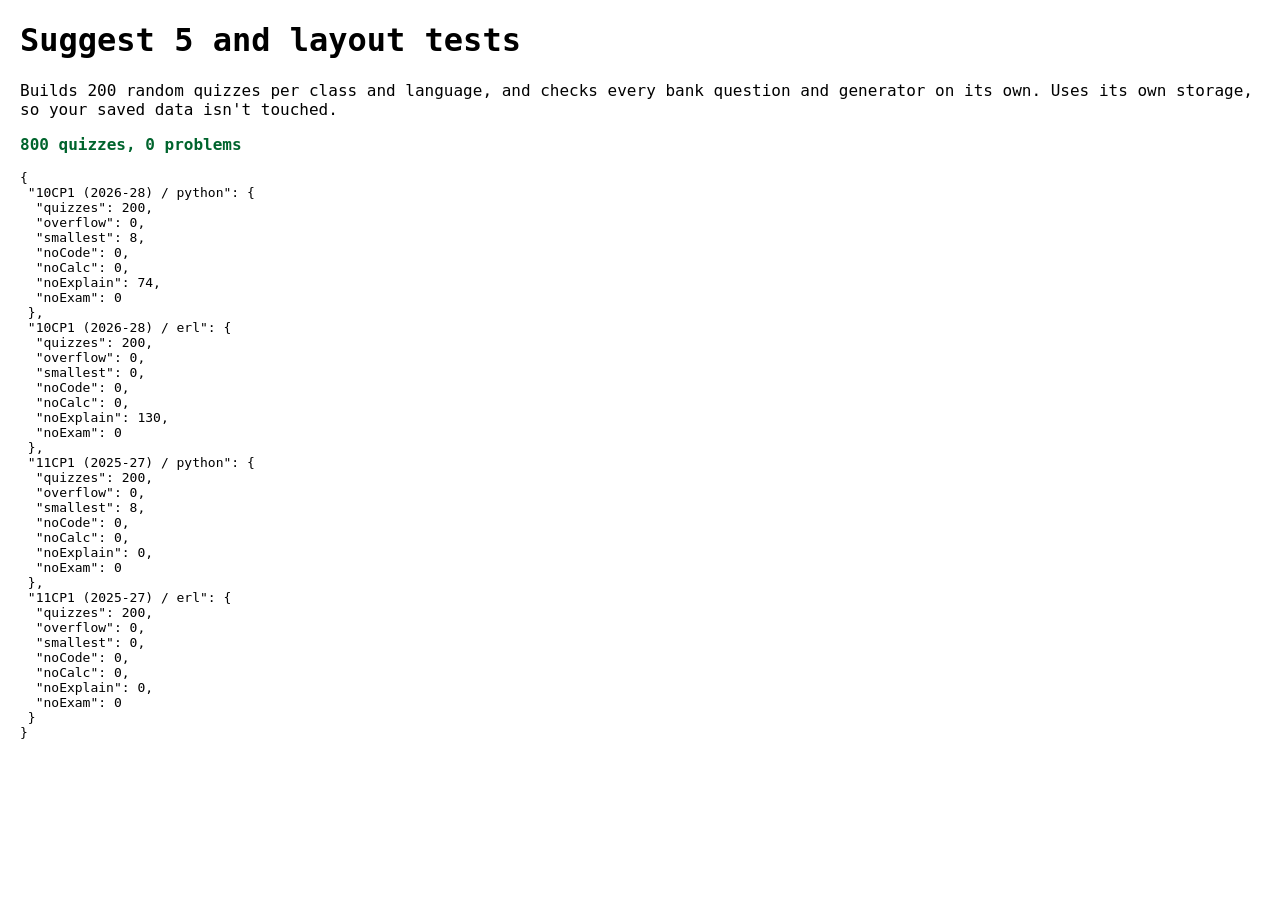
<file: tests/quizzes.html>
<!doctype html>
<html lang="en-GB">
<head><meta charset="utf-8"><title>Quiz tests</title>
<style>body{font-family:Consolas,monospace;margin:20px} .ok{color:#00642D} .no{color:#B00020} pre{white-space:pre-wrap}</style></head>
<body>
<h1>Suggest 5 and layout tests</h1>
<p>Builds 200 random quizzes per class and language, and checks every bank question and generator on its own.
Uses its own storage, so your saved data isn't touched.</p>
<div id="out">Running…</div>
<script>localStorage.removeItem("donow.test");</script>
<script src="../vendor/pptxgen.bundle.js"></script>
<script src="../js/icon.js"></script>
<script src="../js/generators.js"></script>
<script src="../js/slides.js"></script>
<script src="../js/data.js"></script>
<script src="../js/suggest.js"></script>
<script>
(async () => {
  const D = DoNowData, S = DoNowSlides, SG = DoNowSuggest, GEN = DoNowGen;
  await D.init("../bank.json", "donow.test");
  const errs = [], stats = {}; let quizzes = 0;
  const err = m => { if (errs.length < 60) errs.push(m); };
  const bad = s => /undefined|NaN|\[object|Infinity/.test(s);

  // 1. Every fixed question and every generator (100 rolls) on its own
  const fill = q => [q, ...Array(4).fill({ q: "Short question?", short: "Short", ans: "Short answer", level: "recall", marks: 1 })];
  for (const q of D.questions()) {
    for (const k of ["q", "ans", "short"]) if (!q[k] || bad(q[k])) err(`${q.id}: missing/bad ${k}`);
    if (!S.quizSlide(fill(q)).fits) err(`${q.id}: quiz row doesn't fit even with 4 short questions`);
    if (!S.answersSlide(fill(q)).fits) err(`${q.id}: answer row doesn't fit even with 4 short questions`);
    if (q.code && !S.codeFits(q.code, 11)) err(`${q.id}: a code line wraps even at 11 pt`);
  }
  for (const g of D.generators()) for (let i = 0; i < 100; i++) {
    const r = D.resolve({ kind: "g", id: g.id, seed: i * 7919 + 1 });
    for (const k of ["q", "ans", "short"]) if (!r[k] || bad(r[k])) err(`${g.id} seed ${i}: missing/bad ${k}: ${r[k]}`);
    if (r.code && r.code.some(bad)) err(`${g.id} seed ${i}: bad code`);
    if (!S.quizSlide(fill(r)).fits || !S.answersSlide(fill(r)).fits) err(`${g.id} seed ${i}: doesn't fit even with 4 short questions`);
    if (r.code && !S.codeFits(r.code, 11)) err(`${g.id} seed ${i}: code wraps at 11 pt`);
  }

  // 2. 200 random suggested quizzes per class × language
  for (const cls of D.activeClasses()) for (const lang of ["python", "erl"]) {
    const key = `${cls} / ${lang}`, st = stats[key] = { quizzes: 0, overflow: 0, smallest: 0, noCode: 0, noCalc: 0, noExplain: 0, noExam: 0 };
    const w = D.where(cls), taught = new Set(w.taught);
    for (let n = 0; n < 200; n++) {
      const r = SG.suggestFitting(cls, { lang, includeExam: true });
      const qs = r.slots.filter(Boolean).map(s => D.resolve(s));
      quizzes++; st.quizzes++;
      if (qs.length !== 5) { err(`${key}: only ${qs.length} questions (${r.warning})`); continue; }
      const topics = qs.map(q => q.topic);
      if (new Set(topics).size !== 5) err(`${key}: repeated topic ${topics}`);
      if (topics.some(t => !taught.has(t))) err(`${key}: untaught topic in ${topics}`);
      const lastHas = D.questions().some(q => q.topic === w.last && D.langOK(q, lang, false)) || D.generators().some(g => g.topic === w.last && D.langOK(g, lang, true));
      if (lastHas && qs[0].topic !== w.last) err(`${key}: Q1 is ${qs[0].topic}, not the last taught ${w.last}`);
      if (!lastHas && !r.warning.includes("Q1 is from")) err(`${key}: Q1 fallback not explained`);
      if (r.slots.filter(s => s && s.plus1).length !== 1) err(`${key}: not exactly one +1`);
      const codeN = qs.filter(q => q.code && q.code.length).length;
      if (codeN > 2) err(`${key}: ${codeN} code questions`);
      if (!codeN) st.noCode++;
      if (!qs.some(q => D.isCalc(q, q.gen))) st.noCalc++;
      if (!qs.some(q => q.level === "explain")) st.noExplain++;
      if (!qs.some(q => q.style === "exam")) st.noExam++;
      for (const q of qs) {
        for (const k of ["q", "ans", "short"]) if (!q[k] || bad(q[k])) err(`${key}: ${q.id} bad ${k}`);
        if (q.code && !D.langOK(q, lang, q.gen)) err(`${key}: ${q.id} wrong language`);
      }
      const qz = S.quizSlide(qs), an = S.answersSlide(qs);
      if (!qz.fits || !an.fits) st.overflow++;
      if (qz.sizes.q === 16 && qz.sizes.code === 11) st.smallest++;
      for (const q of qs) if (q.code && !S.codeFits(q.code, qz.sizes.code)) err(`${key}: code wraps in ${q.id}`);
      // record so "recent" logic and usage weighting are exercised
      D.record(cls, r.slots, "");
    }
  }
  localStorage.removeItem("donow.test");
  window.TEST_RESULT = { quizzes, errors: errs, stats };
  const okAll = !errs.length && Object.values(stats).every(s => !s.overflow);
  document.getElementById("out").innerHTML = `<p class="${okAll ? "ok" : "no"}"><b>${quizzes} quizzes, ${errs.length} problems</b></p><pre>${JSON.stringify(stats, null, 1)}\n\n${errs.join("\n").replace(/</g, "&lt;")}</pre>`;
})();
</script>
</body>
</html>
</file>
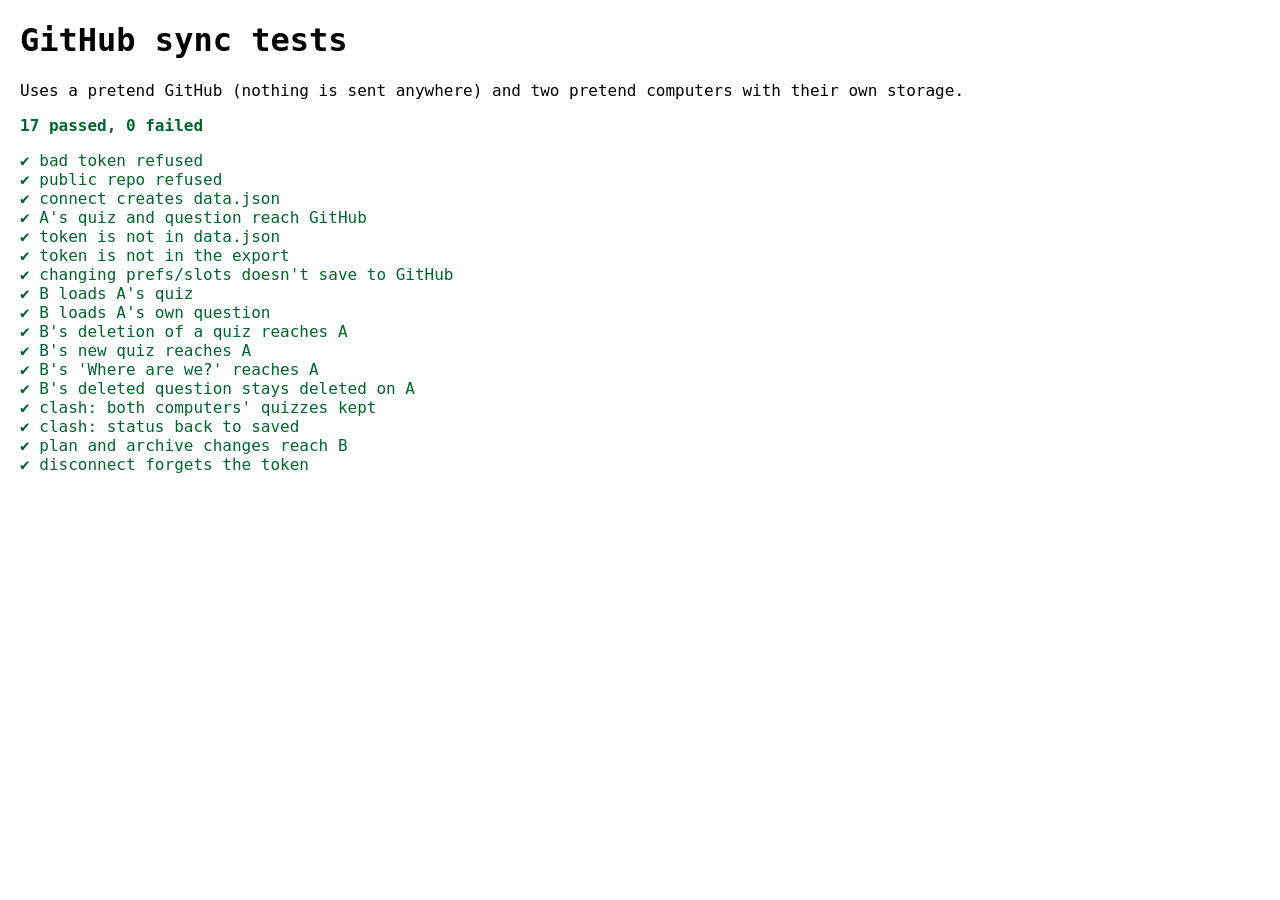
<file: tests/sync.html>
<!doctype html>
<html lang="en-GB">
<head><meta charset="utf-8"><title>Sync tests</title>
<style>body{font-family:Consolas,monospace;margin:20px} .ok{color:#00642D} .no{color:#B00020}</style></head>
<body>
<h1>GitHub sync tests</h1>
<p>Uses a pretend GitHub (nothing is sent anywhere) and two pretend computers with their own storage.</p>
<div id="out">Running…</div>
<script src="../vendor/pptxgen.bundle.js"></script>
<script src="../js/icon.js"></script>
<script src="../js/generators.js"></script>
<script src="../js/slides.js"></script>
<script src="../js/data.js"></script>
<script>
(async () => {
  const D = DoNowData, API = "https://mock.github.test", res = [];
  const check = (name, ok, extra = "") => res.push({ name, ok: !!ok, extra });
  const wait = ms => new Promise(r => setTimeout(r, ms));
  for (const k of Object.keys(localStorage)) if (k.startsWith("donow.synctest")) localStorage.removeItem(k);

  // ---- pretend GitHub: one private repo, one file, sha changes on every write ----
  const repo = { private: true, file: null, sha: null, n: 0 }, calls = [];
  const realFetch = window.fetch.bind(window);
  const enc = s => btoa(String.fromCharCode(...new TextEncoder().encode(s)));
  const remote = () => repo.file && JSON.parse(new TextDecoder().decode(Uint8Array.from(atob(repo.file), c => c.charCodeAt(0))));
  const json = (status, body) => new Response(JSON.stringify(body), { status, headers: { "Content-Type": "application/json" } });
  window.fetch = async (url, opts = {}) => {
    if (!String(url).startsWith(API)) return realFetch(url, opts);
    const m = opts.method || "GET", path = String(url).slice(API.length);
    calls.push(m + " " + path);
    if (opts.headers.Authorization !== "Bearer good-token") return json(401, {});
    if (path === "/repos/me/data" && m === "GET") return json(200, { private: repo.private });
    if (path !== "/repos/me/data/contents/data.json") return json(404, {});
    if (m === "GET") return repo.file ? json(200, { sha: repo.sha, content: repo.file.replace(/(.{60})/g, "$1\n") }) : json(404, {});
    const b = JSON.parse(opts.body);
    if ((b.sha || null) !== repo.sha) return json(repo.sha && !b.sha ? 422 : 409, {});
    repo.file = b.content; repo.sha = "sha" + (++repo.n);
    return json(repo.n === 1 ? 201 : 200, { content: { sha: repo.sha } });
  };
  D.sync.api = API;
  const slot = id => [{ kind: "q", id, plus1: false }];
  const CLS = "10CP1 (2026-28)";

  // 1. Computer A connects (wrong token, public repo, then properly) and saves things
  await D.init("../bank.json", "donow.synctest.A");
  try { await D.sync.connect("me/data", "bad"); check("bad token refused", false); } catch (e) { check("bad token refused", /token/.test(e.message), e.message); }
  repo.private = false;
  try { await D.sync.connect("me/data", "good-token"); check("public repo refused", false); } catch (e) { check("public repo refused", /public/.test(e.message), e.message); }
  repo.private = true; D.sync.disconnect();
  await D.sync.connect("https://github.com/me/data", "good-token");
  check("connect creates data.json", remote() && remote().app === "do-now-quiz-builder");
  D.record(CLS, slot("binary-01"), "");
  const q1 = D.bank.questions[0];
  D.saveCustom({ ...q1, id: "mine-binary-1", q: "My own binary question?" });
  await D.sync.push();
  check("A's quiz and question reach GitHub", remote().history[CLS]?.length === 1 && remote().custom.length === 1);
  check("token is not in data.json", !atob(repo.file).includes("good-token"));
  check("token is not in the export", !JSON.stringify(D.exportAll()).includes("good-token"));
  const putsBefore = calls.filter(c => c.startsWith("PUT")).length;
  D.setPref("lang", "erl"); D.setSlots(CLS, slot("hex-01")); await D.sync.push();
  check("changing prefs/slots doesn't save to GitHub", calls.filter(c => c.startsWith("PUT")).length === putsBefore);
  const atA = D.history(CLS)[0].at;

  // 2. Computer B: connects with the same token, sees A's data, deletes A's quiz and adds its own
  localStorage.setItem("donow.synctest.B.sync", JSON.stringify({ repo: "me/data", token: "good-token" }));
  await D.init("../bank.json", "donow.synctest.B");
  check("B loads A's quiz", D.history(CLS).some(q => q.at === atA));
  check("B loads A's own question", !!D.qById("mine-binary-1"));
  D.removeHistory(CLS, atA);
  await wait(5);
  D.record(CLS, slot("hex-01"), "");
  const w = D.where(CLS); D.setWhere(CLS, { last: "hex", taught: w.taught });
  D.deleteCustom("mine-binary-1");
  await D.sync.push();

  // 3. Back on A: A still has the old quiz locally, but B deleted it
  await D.init("../bank.json", "donow.synctest.A");
  check("B's deletion of a quiz reaches A", !D.history(CLS).some(q => q.at === atA));
  check("B's new quiz reaches A", D.history(CLS).some(q => q.items[0].id === "hex-01"));
  check("B's 'Where are we?' reaches A", D.where(CLS).last === "hex");
  check("B's deleted question stays deleted on A", !D.qById("mine-binary-1"));

  // 4. Clash: the other computer saves while A is about to save
  const other = remote(); other.history[CLS].unshift({ at: "2099-01-01T00:00:00.000Z", date: "", sig: "x", items: [{ kind: "q", id: "cpu-01", topic: "cpu" }] });
  repo.file = enc(JSON.stringify(other)); repo.sha = "sha" + (++repo.n);
  D.record(CLS, slot("units-03"), "");
  await D.sync.push();
  const ids = remote().history[CLS].map(q => q.items[0].id);
  check("clash: both computers' quizzes kept", ids.includes("cpu-01") && ids.includes("units-03"), ids.join(","));
  check("clash: status back to saved", D.sync.status.state === "ok", JSON.stringify(D.sync.status));

  // 5. Plans: newer edit wins
  const hp = JSON.parse(JSON.stringify(D.halfTerms())); hp.oat["Y10 Au1"] = hp.oat["Y10 Au1"].slice().reverse();
  D.savePlans({ halfTerms: hp, labels: D.planLabels(), classes: D.classes(), archived: ["11CP1 (2025-27)"] });
  await D.sync.push();
  await D.init("../bank.json", "donow.synctest.B");
  check("plan and archive changes reach B", D.archived().includes("11CP1 (2025-27)") && D.halfTerms().oat["Y10 Au1"][0] === hp.oat["Y10 Au1"][0]);

  // 6. Disconnect removes the token
  D.sync.disconnect();
  check("disconnect forgets the token", !localStorage.getItem("donow.synctest.B.sync") && !D.sync.config());

  for (const k of Object.keys(localStorage)) if (k.startsWith("donow.synctest")) localStorage.removeItem(k);
  window.fetch = realFetch;
  const bad = res.filter(r => !r.ok);
  window.TEST_RESULT = { passed: res.length - bad.length, failed: bad };
  document.getElementById("out").innerHTML = `<p class="${bad.length ? "no" : "ok"}"><b>${res.length - bad.length} passed, ${bad.length} failed</b></p>` +
    res.map(r => `<div class="${r.ok ? "ok" : "no"}">${r.ok ? "✔" : "✘"} ${r.name} ${r.ok ? "" : r.extra}</div>`).join("");
})().catch(e => { document.getElementById("out").textContent = "Crashed: " + e.stack; window.TEST_RESULT = { crashed: e.stack }; });
</script>
</body>
</html>
</file>
<file: css/app.css>
/* Do Now Quiz Builder styles */
:root { --green:#008741; --dark:#00642D; --lime:#8CC841; --card:#D9F3D0; --bg:#F3F3F3; --line:#d5dbd5; --ink:#1f2a22; --muted:#5d6b61; }
  * { box-sizing: border-box; }
  body { margin:0; font-family: Aptos, "Segoe UI", sans-serif; color:var(--ink); background:#e8ece8; height:100vh; display:flex; flex-direction:column; font-size:14px; }
  button, input, select, textarea { font: inherit; }
  b { font-weight:700; }
  code { font-family: Consolas, monospace; font-size: .92em; background:#eef3ee; padding:0 3px; border-radius:3px; }

  /* Header */
  header { display:flex; align-items:center; gap:14px; padding:8px 14px; background:var(--green); color:#fff; flex-wrap:wrap; }
  header h1 { font-size:18px; margin:0 8px 0 0; white-space:nowrap; }
  header label { font-size:12px; opacity:.9; display:flex; align-items:center; gap:6px; }
  header select, header input[type=date] { padding:5px 7px; border-radius:5px; border:0; color:var(--ink); }
  .chip-btn { background:rgba(255,255,255,.16); border:1px solid rgba(255,255,255,.5); color:#fff; padding:5px 10px; border-radius:16px; cursor:pointer; }
  .chip-btn:hover { background:rgba(255,255,255,.28); }
  .seg { display:inline-flex; border:1px solid rgba(255,255,255,.6); border-radius:6px; overflow:hidden; }
  .seg button { background:transparent; color:#fff; border:0; padding:5px 10px; cursor:pointer; }
  .seg button.on { background:#fff; color:var(--green); font-weight:700; }
  .spacer { flex:1; }
  .hbtn { background:#fff; color:var(--green); border:0; padding:6px 12px; border-radius:5px; font-weight:700; cursor:pointer; }
  .hbtn.ghost { background:transparent; color:#fff; border:1px solid rgba(255,255,255,.6); font-weight:600; }

  /* Layout */
  main { flex:1; display:grid; grid-template-columns: 340px 1fr 270px; gap:12px; padding:12px; min-height:0; }
  .panel { background:#fff; border-radius:8px; box-shadow:0 1px 3px rgba(0,0,0,.12); display:flex; flex-direction:column; min-height:0; }
  .panel h2 { font-size:14px; margin:0; padding:10px 12px; border-bottom:1px solid var(--line); display:flex; align-items:center; gap:8px; }
  .panel h2 small { font-weight:400; color:var(--muted); }

  /* Bank */
  .bank-tools { padding:10px 12px; border-bottom:1px solid var(--line); display:grid; gap:8px; }
  .bank-tools input[type=search] { width:100%; padding:7px 9px; border:1px solid var(--line); border-radius:6px; }
  .filters { display:flex; flex-wrap:wrap; gap:5px; }
  .f { border:1px solid var(--line); background:#fff; border-radius:14px; padding:3px 9px; font-size:12px; cursor:pointer; color:var(--muted); }
  .f.on { background:var(--card); border-color:var(--green); color:var(--dark); font-weight:600; }
  .tree { overflow:auto; padding:6px 4px 12px; flex:1; }
  details.ht > summary { list-style:none; cursor:pointer; padding:6px 8px; font-weight:700; display:flex; align-items:center; gap:6px; border-radius:5px; }
  details.ht > summary::before { content:"▸"; color:var(--green); width:10px; }
  details.ht[open] > summary::before { content:"▾"; }
  details.ht > summary:hover { background:#f2f6f2; }
  details.ht.untaught > summary { color:#9aa59d; }
  details.tp > summary { list-style:none; cursor:pointer; padding:4px 8px 4px 24px; display:flex; gap:6px; align-items:center; border-radius:5px; }
  details.tp > summary::before { content:"▸"; color:#8a988e; width:10px; }
  details.tp[open] > summary::before { content:"▾"; }
  details.tp > summary:hover { background:#f2f6f2; }
  details.tp.untaught > summary { color:#9aa59d; }
  .count { margin-left:auto; font-size:11px; color:var(--muted); background:#f0f3f0; padding:0 6px; border-radius:8px; }
  .last-tag { font-size:10px; background:#F28C28; color:#fff; padding:1px 6px; border-radius:8px; font-weight:700; }
  .item { margin:3px 6px 3px 40px; padding:6px 8px; border:1px solid var(--line); border-radius:6px; display:grid; grid-template-columns: 18px 1fr; gap:6px; cursor:grab; background:#fff; }
  .item:hover { border-color:var(--green); }
  .item.used { background:var(--card); border-color:var(--green); }
  .item.gen { border-style:dashed; }
  .item .qt { line-height:1.3; }
  .badges { grid-column:2; display:flex; flex-wrap:wrap; gap:4px; margin-top:3px; }
  .bd { font-size:10.5px; padding:0 6px; border-radius:8px; background:#eef1ee; color:#44524a; }
  .bd.gen { background:#e6f0fb; color:#1d4f86; }
  .bd.exam { background:#fde9d7; color:#8a4500; }
  .bd.code { background:#efe9f8; color:#553a86; }
  .bd.recent { background:#fbe3e3; color:#8a1f1f; }

  /* Centre */
  .centre { display:flex; flex-direction:column; gap:10px; min-height:0; overflow:auto; }
  .tabs { display:flex; align-items:center; gap:4px; padding:8px 12px 0; }
  .tab { border:0; background:#eef1ee; padding:7px 14px; border-radius:6px 6px 0 0; cursor:pointer; font-weight:600; color:var(--muted); }
  .tab.on { background:var(--green); color:#fff; }
  .fit { margin-left:auto; font-size:12px; color:var(--dark); }
  .slide-wrap { padding:0 12px 12px; }
  .slide-wrap svg { width:100%; height:auto; display:block; border:1px solid #c9cfc9; border-radius:2px; box-shadow:0 2px 6px rgba(0,0,0,.08); }
  .slots { padding:0 12px 12px; display:grid; gap:6px; }
  .slot { display:grid; grid-template-columns: 22px 30px 1fr auto; gap:8px; align-items:center; border:1px solid var(--line); border-radius:7px; padding:7px 9px; background:#fff; }
  .slot.empty { border-style:dashed; color:var(--muted); background:#fafbfa; }
  .slot.over { border-color:var(--green); background:var(--card); }
  .handle { cursor:grab; color:#9aa59d; text-align:center; user-select:none; }
  .num { width:26px; height:26px; border-radius:50%; background:var(--green); color:#fff; display:grid; place-items:center; font-weight:700; }
  .slot .meta { font-size:11.5px; color:var(--muted); margin-top:2px; }
  .slot .acts { display:flex; gap:5px; }
  .sbtn { border:1px solid var(--line); background:#fff; border-radius:5px; padding:3px 8px; cursor:pointer; font-size:12px; }
  .sbtn:hover { border-color:var(--green); }
  .sbtn.p1.on { background:var(--green); color:#fff; border-color:var(--green); font-weight:700; }
  .sbtn.x { color:#a33; }

  /* Right */
  .right { display:flex; flex-direction:column; gap:12px; min-height:0; overflow:auto; }
  .box { padding:12px; display:grid; gap:8px; }
  .big { background:var(--green); color:#fff; border:0; border-radius:7px; padding:11px; font-weight:700; font-size:15px; cursor:pointer; }
  .big:hover { background:var(--dark); }
  .out { display:grid; grid-template-columns: 1fr; gap:6px; }
  .obtn { text-align:left; border:1px solid var(--line); background:#fff; border-radius:7px; padding:8px 10px; cursor:pointer; }
  .obtn:hover { border-color:var(--green); background:#f6faf6; }
  .obtn b { display:block; }
  .obtn span { font-size:12px; color:var(--muted); }
  .hint { font-size:12px; color:var(--muted); line-height:1.35; }
  .hist li { font-size:12.5px; margin:3px 0; }
  .hist { margin:0; padding-left:18px; }

  /* Modals */
  .scrim { position:fixed; inset:0; background:rgba(20,30,22,.45); display:none; align-items:center; justify-content:center; z-index:10; }
  .scrim.open { display:flex; }
  .modal { background:#fff; border-radius:10px; width:min(760px, 94vw); max-height:88vh; display:flex; flex-direction:column; box-shadow:0 10px 40px rgba(0,0,0,.3); }
  .modal header { border-radius:10px 10px 0 0; }
  .mbody { padding:14px 16px; overflow:auto; }
  .mfoot { padding:10px 16px; border-top:1px solid var(--line); display:flex; gap:8px; justify-content:flex-end; align-items:center; }
  .mfoot .note { margin-right:auto; font-size:12px; color:var(--muted); }
  .wa-ht { margin-bottom:10px; }
  .wa-ht h3 { font-size:13.5px; margin:0 0 5px; display:flex; gap:8px; align-items:center; }
  .wa-topics { display:flex; flex-wrap:wrap; gap:5px; }
  .wa-t { border:1px solid var(--line); border-radius:14px; padding:3px 10px; font-size:12.5px; cursor:pointer; user-select:none; }
  .wa-t.on { background:var(--card); border-color:var(--green); }
  .wa-t.last { background:#F28C28; border-color:#F28C28; color:#fff; font-weight:700; }
  .form { display:grid; grid-template-columns: 130px 1fr; gap:9px 12px; align-items:start; }
  .form label { font-weight:600; padding-top:6px; }
  .form input, .form select, .form textarea { width:100%; padding:6px 8px; border:1px solid var(--line); border-radius:6px; }
  .form textarea { min-height:60px; }
  .form .code { font-family: Consolas, monospace; min-height:90px; }
  .btn { border:0; background:var(--green); color:#fff; padding:8px 14px; border-radius:6px; font-weight:700; cursor:pointer; }
  .btn.sec { background:#eef1ee; color:var(--ink); }
  .toast { position:fixed; bottom:18px; left:50%; transform:translateX(-50%); background:#1f2a22; color:#fff; padding:9px 16px; border-radius:7px; opacity:0; transition:opacity .2s; pointer-events:none; z-index:20; }
  .toast.show { opacity:1; }
  /* Topic usage */
  .meter { font-size:10.5px; padding:0 6px; border-radius:8px; font-weight:700; }
  .meter.none { background:#fbe3e3; color:#9b1c1c; }
  .meter.low { background:#fff1d6; color:#8a5a00; }
  .meter.ok { background:#e3f3e6; color:#1f6b33; }
  .seg2 { display:inline-flex; border:1px solid var(--line); border-radius:6px; overflow:hidden; }
  .seg2 button { border:0; background:#fff; padding:4px 9px; font-size:12px; cursor:pointer; color:var(--muted); }
  .seg2 button.on { background:var(--green); color:#fff; font-weight:600; }
  details.tp.flash > summary { background:#fff1d6; }
  .cov-ht { margin:0 0 12px; }
  .cov-ht h3 { font-size:13.5px; margin:0 0 4px; }
  .cov-row { display:grid; grid-template-columns: 230px 1fr 120px 110px; gap:10px; align-items:center; padding:4px 0; border-bottom:1px solid #eef1ee; font-size:13px; }
  .cov-bar { height:12px; background:#eef1ee; border-radius:6px; overflow:hidden; }
  .cov-bar i { display:block; height:100%; background:var(--green); }
  .cov-row.none .cov-bar { outline:1px dashed #d88; }
  .cov-sum { display:flex; gap:14px; flex-wrap:wrap; margin-bottom:12px; }
  .cov-sum div { background:#f4f7f4; border-radius:8px; padding:8px 12px; font-size:12.5px; }
  .cov-sum b { display:block; font-size:20px; color:var(--dark); }

  /* Classes & course plans */
  .modal.wide { width:min(1180px, 97vw); height:88vh; }
  .ptabs { display:flex; gap:4px; padding:10px 16px 0; border-bottom:1px solid var(--line); }
  .ptab { border:0; background:transparent; padding:8px 14px; cursor:pointer; font-weight:600; color:var(--muted); border-bottom:3px solid transparent; }
  .ptab.on { color:var(--green); border-bottom-color:var(--green); }
  .ptools { display:flex; gap:8px; align-items:center; padding:10px 16px; flex-wrap:wrap; }
  .ptools select, .ptools input { padding:6px 8px; border:1px solid var(--line); border-radius:6px; }
  .board { display:flex; gap:10px; padding:4px 16px 16px; overflow:auto; flex:1; align-items:flex-start; }
  .col { flex:0 0 190px; background:#f4f7f4; border:1px solid var(--line); border-radius:8px; display:flex; flex-direction:column; max-height:100%; }
  .col.unplaced { background:#fff8f0; border-color:#f3c99a; }
  .col.over { outline:2px solid var(--green); }
  .col h4 { margin:0; padding:8px 10px; font-size:13px; display:flex; align-items:center; gap:6px; border-bottom:1px solid var(--line); }
  .col h4 input { border:0; background:transparent; font:inherit; font-weight:700; width:100%; padding:2px; border-radius:4px; }
  .col h4 input:focus { background:#fff; outline:1px solid var(--green); }
  .col .cards { padding:6px; display:grid; gap:5px; overflow:auto; min-height:60px; }
  .tcard { background:#fff; border:1px solid var(--line); border-left:4px solid var(--green); border-radius:5px; padding:5px 7px; font-size:12.5px; cursor:grab; line-height:1.25; }
  .tcard small { display:block; color:var(--muted); font-size:11px; }
  .tcard.p1 { border-left-color:#1d4f86; }
  .tcard.dragging { opacity:.4; }
  .tcard.before { box-shadow: 0 -3px 0 var(--green); }
  .addcol { flex:0 0 120px; border:2px dashed var(--line); border-radius:8px; background:transparent; color:var(--muted); padding:14px 8px; cursor:pointer; font-weight:600; }
  .ctable { width:calc(100% - 32px); margin:10px 16px; border-collapse:collapse; }
  .ctable th, .ctable td { text-align:left; padding:8px; border-bottom:1px solid var(--line); }
  .ctable th { font-size:12px; color:var(--muted); font-weight:600; }
  .ctable select, .ctable input { padding:5px 7px; border:1px solid var(--line); border-radius:6px; }
  .legend { font-size:12px; color:var(--muted); display:flex; gap:12px; align-items:center; }
  .legend i { display:inline-block; width:10px; height:10px; border-radius:2px; margin-right:4px; vertical-align:-1px; }

/* ---- additions for the real app ---- */
.item .edit { grid-column:2; justify-self:end; margin-top:-2px; }
.bd.mine { background:#e8f6ff; color:#0b5394; }
.fit.warn { color:#B00020; font-weight:700; }
.warnbar { margin:0 12px; padding:7px 10px; border-radius:6px; background:#fff1d6; color:#6b4500; font-size:12.5px; display:none; }
.warnbar.show { display:block; }
.hist li { display:flex; gap:6px; align-items:flex-start; }
.hist li span { flex:1; }
.hist li button { border:0; background:transparent; color:#a33; cursor:pointer; font-size:12px; padding:0 2px; }
.hist { list-style:none; padding-left:0; }
.empty-note { color:var(--muted); font-size:12.5px; padding:8px 12px; }
.form .err { grid-column:2; color:#B00020; font-size:12.5px; }
.form .warnmsg { grid-column:2; color:#8a5a00; font-size:12.5px; }
.form small { font-weight:400; color:var(--muted); }
.cover-tip { font-size:12px; color:var(--muted); padding:0 12px 8px; }
@media (max-width: 1200px) { main { grid-template-columns: 300px 1fr 230px; } }
.item .edit { text-decoration:none; color:var(--ink); }
header { gap:10px; padding:7px 12px; flex-wrap:nowrap; }
header h1 { font-size:16px; margin-right:2px; }
header label { white-space:nowrap; }
.hbtn { padding:6px 10px; white-space:nowrap; }
@media (max-width: 1300px) { header .hbtn.ghost { padding:6px 7px; font-size:13px; } header h1 { font-size:15px; } }
</file>
